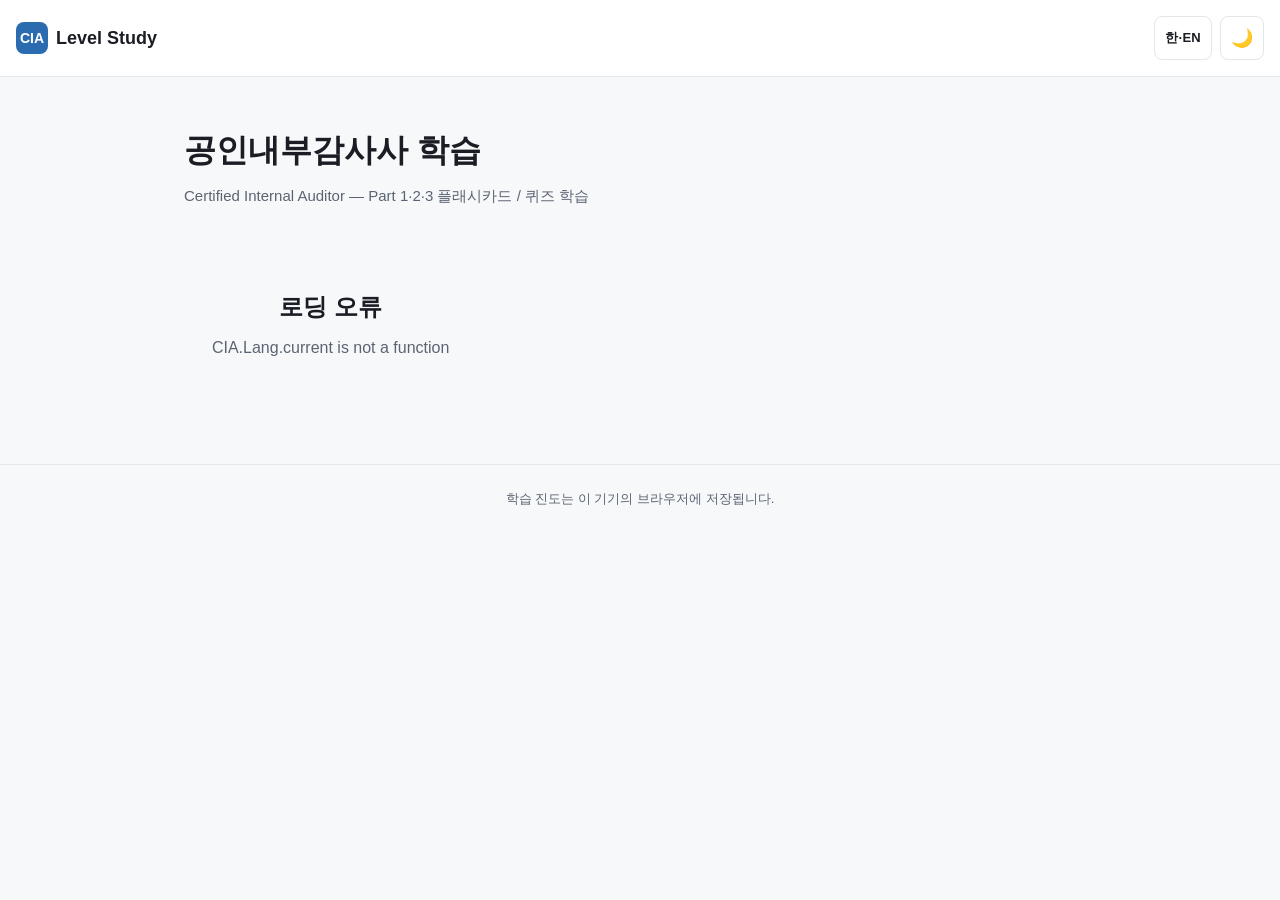
<file: index.html>
<!DOCTYPE html>
<html lang="ko">
<head>
  <meta charset="UTF-8">
  <meta name="viewport" content="width=device-width, initial-scale=1, viewport-fit=cover">
  <meta name="description" content="공인내부감사사(CIA) 학습 사이트 - 플래시카드와 퀴즈로 효과적 학습">
  <meta name="theme-color" content="#2b6cb0">
  <title>CIA Level Study - 공인내부감사사 학습</title>
  <link rel="stylesheet" href="css/style.css">
</head>
<body>
  <header>
    <div class="brand">
      <a href="index.html">
        <span class="brand-icon">CIA</span>
        <span>Level Study</span>
      </a>
    </div>
    <div class="header-actions">
      <button id="langToggle" class="icon-btn lang-toggle" aria-label="언어 선택" title="언어 선택 (한국어 / English / 中文 — 복수 선택 가능)">한+EN</button>
      <button id="themeToggle" class="icon-btn" aria-label="테마 변경">🌙</button>
    </div>
  </header>

  <main class="container">
    <section class="hero">
      <h1>공인내부감사사 학습</h1>
      <p>Certified Internal Auditor — Part 1·2·3 플래시카드 / 퀴즈 학습</p>
    </section>

    <section id="parts" class="parts-grid"></section>
  </main>

  <footer>
    <p>학습 진도는 이 기기의 브라우저에 저장됩니다.</p>
  </footer>

  <script src="js/app.js"></script>
  <script>
    CIA.setupHeader();

    async function renderParts() {
      const grid = document.getElementById("parts");
      try {
        const manifest = await CIA.loadManifest();
        grid.innerHTML = "";
        const lang = CIA.Lang.current();
        const showKo = lang !== "en";
        const showEn = lang !== "ko";
        for (const part of manifest.parts) {
          const cardCount = await getCount(part, "flashcards");
          const quizCount = await getCount(part, "quiz");
          const progress = CIA.Progress.loadFlashcards(part.id);
          const studiedCount = progress.studied.length;
          const pct = cardCount > 0 ? Math.round((studiedCount / cardCount) * 100) : 0;

          const hasContent = cardCount > 0 || quizCount > 0;

          const div = document.createElement("div");
          div.className = "part-card";
          div.innerHTML = `
            <div class="part-number">Part ${part.number}</div>
            ${showKo ? `<div class="part-title">${escapeHTML(part.titleKo)}</div>` : ""}
            ${showEn ? `<div class="${showKo ? "part-title-ko" : "part-title"}">${escapeHTML(part.title)}</div>` : ""}
            <div class="part-desc">${escapeHTML(part.description)}</div>
            ${hasContent ? `
              <div>
                <div class="progress-bar"><div class="progress-fill" style="width:${pct}%"></div></div>
                <div class="progress-text">학습 ${studiedCount} / ${cardCount} 장 · 퀴즈 ${quizCount}문</div>
              </div>
            ` : `<div class="progress-text">아직 콘텐츠가 없습니다 — data/${part.id}/ 폴더에 추가하세요</div>`}
            <div class="part-actions">
              <a class="btn btn-primary" href="flashcards.html?part=${part.id}" ${cardCount === 0 ? "aria-disabled='true' style='pointer-events:none;opacity:.5'" : ""}>📇 카드</a>
              <a class="btn" href="quiz.html?part=${part.id}" ${quizCount === 0 ? "aria-disabled='true' style='pointer-events:none;opacity:.5'" : ""}>📝 퀴즈</a>
            </div>
          `;
          grid.appendChild(div);
        }
      } catch (e) {
        grid.innerHTML = `<div class="empty-state"><h2>로딩 오류</h2><p>${escapeHTML(e.message)}</p></div>`;
      }
    }

    window.addEventListener("cia:lang-changed", renderParts);

    async function getCount(part, type) {
      const data = await CIA.loadPartData(part, type);
      if (!data) return 0;
      return type === "flashcards" ? (data.cards || []).length : (data.questions || []).length;
    }

    function escapeHTML(s) {
      return String(s).replace(/[&<>"']/g, (c) => ({
        "&": "&amp;", "<": "&lt;", ">": "&gt;", '"': "&quot;", "'": "&#39;"
      }[c]));
    }

    renderParts();
  </script>
</body>
</html>
</file>
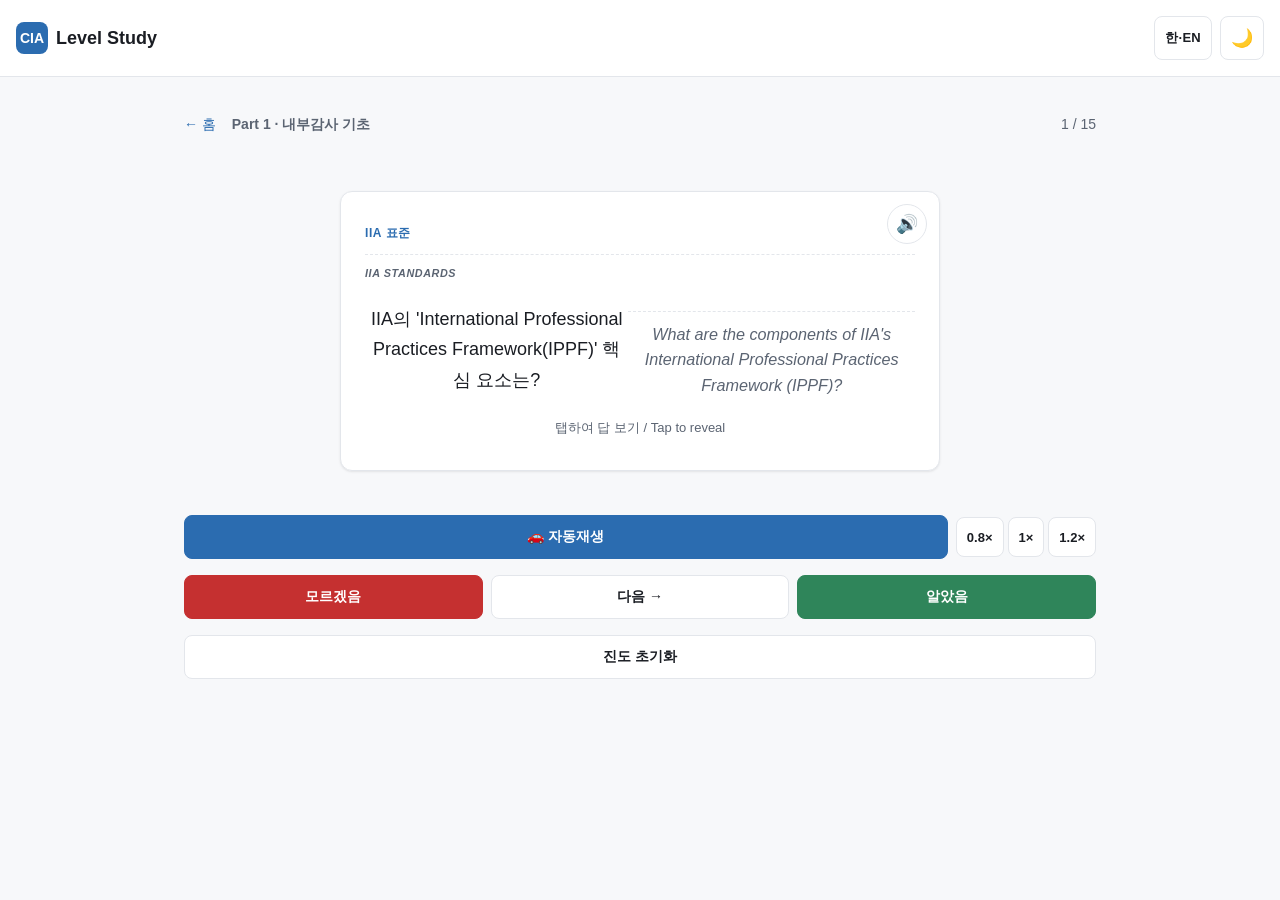
<file: flashcards.html>
<!DOCTYPE html>
<html lang="ko">
<head>
  <meta charset="UTF-8">
  <meta name="viewport" content="width=device-width, initial-scale=1, viewport-fit=cover">
  <meta name="theme-color" content="#2b6cb0">
  <title>플래시카드 - CIA Level Study</title>
  <link rel="stylesheet" href="css/style.css">
</head>
<body>
  <header>
    <div class="brand">
      <a href="index.html">
        <span class="brand-icon">CIA</span>
        <span>Level Study</span>
      </a>
    </div>
    <div class="header-actions">
      <button id="langToggle" class="icon-btn lang-toggle" aria-label="언어 선택" title="언어 선택 (한국어 / English / 中文 — 복수 선택 가능)">한+EN</button>
      <button id="themeToggle" class="icon-btn" aria-label="테마 변경">🌙</button>
    </div>
  </header>

  <main class="container">
    <div class="study-bar">
      <div>
        <a href="index.html">← 홈</a>
        <span id="partTitle" style="margin-left:12px;font-weight:600;"></span>
      </div>
      <div id="progressInfo"></div>
    </div>

    <div id="cardArea"></div>

    <div id="actionArea"></div>
  </main>

  <script src="js/app.js"></script>
  <script src="js/flashcards.js"></script>
</body>
</html>
</file>
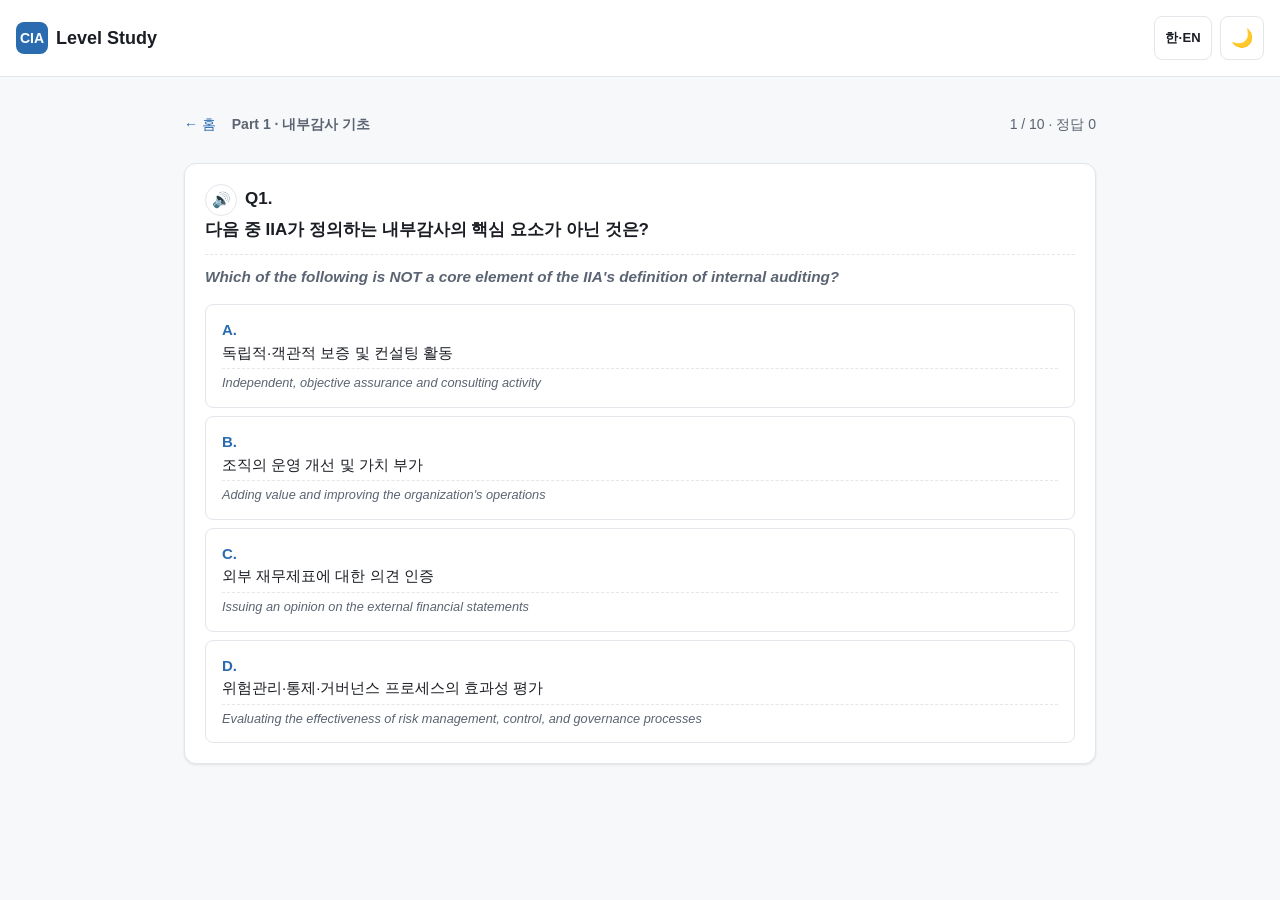
<file: quiz.html>
<!DOCTYPE html>
<html lang="ko">
<head>
  <meta charset="UTF-8">
  <meta name="viewport" content="width=device-width, initial-scale=1, viewport-fit=cover">
  <meta name="theme-color" content="#2b6cb0">
  <title>퀴즈 - CIA Level Study</title>
  <link rel="stylesheet" href="css/style.css">
</head>
<body>
  <header>
    <div class="brand">
      <a href="index.html">
        <span class="brand-icon">CIA</span>
        <span>Level Study</span>
      </a>
    </div>
    <div class="header-actions">
      <button id="langToggle" class="icon-btn lang-toggle" aria-label="언어 선택" title="언어 선택 (한국어 / English / 中文 — 복수 선택 가능)">한+EN</button>
      <button id="themeToggle" class="icon-btn" aria-label="테마 변경">🌙</button>
    </div>
  </header>

  <main class="container">
    <div class="study-bar">
      <div>
        <a href="index.html">← 홈</a>
        <span id="partTitle" style="margin-left:12px;font-weight:600;"></span>
      </div>
      <div id="progressInfo"></div>
    </div>

    <div id="quizArea"></div>
  </main>

  <script src="js/app.js"></script>
  <script src="js/quiz.js"></script>
</body>
</html>
</file>
<file: css/style.css>
:root {
  --bg: #f7f8fa;
  --surface: #ffffff;
  --surface-2: #f0f2f5;
  --text: #1a1d23;
  --text-muted: #5b6472;
  --border: #e3e6eb;
  --primary: #2b6cb0;
  --primary-hover: #2c5282;
  --success: #2f855a;
  --success-bg: #c6f6d5;
  --danger: #c53030;
  --danger-bg: #fed7d7;
  --warning: #b7791f;
  --shadow: 0 1px 3px rgba(0, 0, 0, 0.06), 0 1px 2px rgba(0, 0, 0, 0.04);
  --radius: 12px;
  --radius-sm: 8px;
}

[data-theme="dark"] {
  --bg: #0f1419;
  --surface: #1a1f29;
  --surface-2: #232936;
  --text: #e6e8eb;
  --text-muted: #9aa3b2;
  --border: #2d3441;
  --primary: #63b3ed;
  --primary-hover: #90cdf4;
  --success: #68d391;
  --success-bg: #1c4532;
  --danger: #fc8181;
  --danger-bg: #4a1d1d;
  --warning: #f6ad55;
  --shadow: 0 2px 6px rgba(0, 0, 0, 0.3);
}

@media (prefers-color-scheme: dark) {
  :root:not([data-theme="light"]) {
    --bg: #0f1419;
    --surface: #1a1f29;
    --surface-2: #232936;
    --text: #e6e8eb;
    --text-muted: #9aa3b2;
    --border: #2d3441;
    --primary: #63b3ed;
    --primary-hover: #90cdf4;
    --success: #68d391;
    --success-bg: #1c4532;
    --danger: #fc8181;
    --danger-bg: #4a1d1d;
    --warning: #f6ad55;
    --shadow: 0 2px 6px rgba(0, 0, 0, 0.3);
  }
}

* {
  box-sizing: border-box;
  margin: 0;
  padding: 0;
}

html {
  -webkit-text-size-adjust: 100%;
  -webkit-tap-highlight-color: transparent;
}

body {
  font-family: -apple-system, BlinkMacSystemFont, "Segoe UI", "Apple SD Gothic Neo",
    "Malgun Gothic", "맑은 고딕", Roboto, sans-serif;
  background: var(--bg);
  color: var(--text);
  line-height: 1.6;
  font-size: 16px;
  min-height: 100vh;
  min-height: 100dvh;
  padding-bottom: env(safe-area-inset-bottom);
  transition: background 0.2s, color 0.2s;
}

button {
  font-family: inherit;
  cursor: pointer;
  -webkit-tap-highlight-color: transparent;
  touch-action: manipulation;
}

a {
  color: var(--primary);
  text-decoration: none;
}

a:hover {
  text-decoration: underline;
}

.container {
  max-width: 960px;
  margin: 0 auto;
  padding: 16px;
}

@media (min-width: 768px) {
  .container {
    padding: 24px;
  }
}

/* Header */
header {
  display: flex;
  justify-content: space-between;
  align-items: center;
  padding: 16px;
  border-bottom: 1px solid var(--border);
  background: var(--surface);
  position: sticky;
  top: 0;
  z-index: 10;
  padding-top: max(16px, env(safe-area-inset-top));
}

.brand {
  display: flex;
  align-items: center;
  gap: 8px;
  font-weight: 700;
  font-size: 18px;
  color: var(--text);
}

.brand a {
  color: inherit;
  display: flex;
  align-items: center;
  gap: 8px;
}

.brand-icon {
  width: 32px;
  height: 32px;
  background: var(--primary);
  color: white;
  display: flex;
  align-items: center;
  justify-content: center;
  border-radius: 8px;
  font-weight: 700;
  font-size: 14px;
}

.header-actions {
  display: flex;
  gap: 8px;
  align-items: center;
}

.icon-btn {
  width: 44px;
  height: 44px;
  border: 1px solid var(--border);
  background: var(--surface);
  color: var(--text);
  border-radius: var(--radius-sm);
  display: flex;
  align-items: center;
  justify-content: center;
  font-size: 18px;
}

.icon-btn:hover {
  background: var(--surface-2);
}

/* Hero */
.hero {
  padding: 24px 0 16px;
}

.hero h1 {
  font-size: 24px;
  margin-bottom: 8px;
}

.hero p {
  color: var(--text-muted);
  font-size: 15px;
}

@media (min-width: 768px) {
  .hero h1 {
    font-size: 32px;
  }
}

/* Part cards grid */
.parts-grid {
  display: grid;
  grid-template-columns: 1fr;
  gap: 16px;
  margin-top: 16px;
}

@media (min-width: 768px) {
  .parts-grid {
    grid-template-columns: repeat(3, 1fr);
  }
}

.part-card {
  background: var(--surface);
  border: 1px solid var(--border);
  border-radius: var(--radius);
  padding: 20px;
  box-shadow: var(--shadow);
  display: flex;
  flex-direction: column;
  gap: 12px;
}

.part-number {
  font-size: 12px;
  font-weight: 700;
  color: var(--primary);
  letter-spacing: 0.05em;
  text-transform: uppercase;
}

.part-title {
  font-size: 18px;
  font-weight: 700;
}

.part-title-ko {
  font-size: 14px;
  color: var(--text-muted);
}

.part-desc {
  font-size: 14px;
  color: var(--text-muted);
  flex-grow: 1;
}

.progress-bar {
  height: 6px;
  background: var(--surface-2);
  border-radius: 3px;
  overflow: hidden;
}

.progress-fill {
  height: 100%;
  background: var(--primary);
  transition: width 0.3s;
}

.progress-text {
  font-size: 12px;
  color: var(--text-muted);
}

.part-actions {
  display: flex;
  gap: 8px;
  margin-top: 8px;
}

.btn {
  flex: 1;
  min-height: 44px;
  padding: 10px 16px;
  border-radius: var(--radius-sm);
  border: 1px solid var(--border);
  background: var(--surface);
  color: var(--text);
  font-size: 14px;
  font-weight: 600;
  display: flex;
  align-items: center;
  justify-content: center;
  gap: 6px;
  text-decoration: none;
  transition: background 0.15s, border-color 0.15s;
}

.btn:hover {
  background: var(--surface-2);
  text-decoration: none;
}

.btn-primary {
  background: var(--primary);
  border-color: var(--primary);
  color: white;
}

.btn-primary:hover {
  background: var(--primary-hover);
  border-color: var(--primary-hover);
}

.btn-success {
  background: var(--success);
  border-color: var(--success);
  color: white;
}

.btn-danger {
  background: var(--danger);
  border-color: var(--danger);
  color: white;
}

.btn-block {
  width: 100%;
}

.btn:disabled {
  opacity: 0.5;
  cursor: not-allowed;
}

/* Flashcard */
.study-bar {
  display: flex;
  justify-content: space-between;
  align-items: center;
  padding: 12px 0;
  font-size: 14px;
  color: var(--text-muted);
  flex-wrap: wrap;
  gap: 8px;
}

.flashcard-container {
  perspective: 1500px;
  margin: 24px 0;
  min-height: 320px;
  display: flex;
  align-items: center;
  justify-content: center;
}

.flashcard {
  width: 100%;
  max-width: 600px;
  min-height: 280px;
  position: relative;
  transform-style: preserve-3d;
  transition: transform 0.5s;
  cursor: pointer;
  user-select: none;
}

.flashcard.flipped {
  transform: rotateY(180deg);
}

.card-face {
  position: absolute;
  inset: 0;
  backface-visibility: hidden;
  -webkit-backface-visibility: hidden;
  background: var(--surface);
  border: 1px solid var(--border);
  border-radius: var(--radius);
  padding: 32px 24px;
  display: flex;
  flex-direction: column;
  justify-content: center;
  box-shadow: var(--shadow);
}

.card-back {
  transform: rotateY(180deg);
}

.card-category {
  font-size: 12px;
  text-transform: uppercase;
  letter-spacing: 0.05em;
  color: var(--primary);
  font-weight: 700;
  margin-bottom: 12px;
}

.card-content {
  font-size: 18px;
  line-height: 1.7;
  text-align: center;
  flex-grow: 1;
  display: flex;
  align-items: center;
  justify-content: center;
  white-space: pre-line; /* preserve newlines in question/option text */
}

.card-back .card-content {
  font-size: 16px;
  text-align: left;
  display: block;
}

.card-tags {
  margin-top: 16px;
  display: flex;
  gap: 6px;
  flex-wrap: wrap;
  justify-content: center;
}

.tag {
  font-size: 11px;
  padding: 3px 8px;
  background: var(--surface-2);
  color: var(--text-muted);
  border-radius: 12px;
}

/* Bilingual rendering */
.lang-ko {
  /* primary language - inherits font-size */
}
.lang-en {
  color: var(--text-muted);
  font-size: 0.9em;
  margin-top: 10px;
  padding-top: 10px;
  border-top: 1px dashed var(--border);
  font-style: italic;
  line-height: 1.55;
}
.card-back .lang-en {
  font-style: normal;
}
.lang-zh {
  color: var(--text-muted);
  font-size: 0.88em;
  margin-top: 10px;
  padding-top: 10px;
  border-top: 1px dotted var(--border);
  line-height: 1.6;
  opacity: 0.85;
}
.option .lang-en {
  display: block;
  font-size: 0.85em;
  margin-top: 4px;
  padding-top: 4px;
  border-top: 1px dashed var(--border);
}
.lang-toggle {
  min-width: 56px;
  width: auto;
  padding: 0 10px;
  font-size: 13px;
  font-weight: 600;
  letter-spacing: 0.02em;
}

.flip-hint {
  text-align: center;
  font-size: 13px;
  color: var(--text-muted);
  margin-top: 12px;
}

.flashcard-actions {
  display: grid;
  grid-template-columns: repeat(3, 1fr);
  gap: 8px;
  margin-top: 16px;
}

@media (max-width: 480px) {
  .card-content {
    font-size: 16px;
  }
  .card-back .card-content {
    font-size: 15px;
  }
  .card-face {
    padding: 24px 16px;
  }
}

/* Quiz */
.quiz-question {
  background: var(--surface);
  border: 1px solid var(--border);
  border-radius: var(--radius);
  padding: 20px;
  margin: 16px 0;
  box-shadow: var(--shadow);
}

.question-text {
  font-size: 17px;
  line-height: 1.6;
  margin-bottom: 16px;
  font-weight: 600;
}

.options {
  display: flex;
  flex-direction: column;
  gap: 8px;
}

.option {
  width: 100%;
  text-align: left;
  padding: 14px 16px;
  border: 1px solid var(--border);
  background: var(--surface);
  color: var(--text);
  border-radius: var(--radius-sm);
  font-size: 15px;
  line-height: 1.5;
  min-height: 48px;
  transition: all 0.15s;
}

.option:hover:not(:disabled) {
  border-color: var(--primary);
  background: var(--surface-2);
}

.option.correct {
  background: var(--success-bg);
  border-color: var(--success);
  color: var(--text);
}

.option.wrong {
  background: var(--danger-bg);
  border-color: var(--danger);
  color: var(--text);
}

.option:disabled {
  cursor: not-allowed;
}

.option-letter {
  display: inline-block;
  font-weight: 700;
  margin-right: 8px;
  color: var(--primary);
}

.feedback {
  margin-top: 16px;
  padding: 14px;
  border-radius: var(--radius-sm);
  background: var(--surface-2);
  font-size: 14px;
  line-height: 1.6;
}

.feedback-title {
  font-weight: 700;
  margin-bottom: 6px;
}

.feedback.correct .feedback-title {
  color: var(--success);
}

.feedback.wrong .feedback-title {
  color: var(--danger);
}

.quiz-result {
  background: var(--surface);
  border: 1px solid var(--border);
  border-radius: var(--radius);
  padding: 24px;
  text-align: center;
  margin: 24px 0;
  box-shadow: var(--shadow);
}

.score-big {
  font-size: 48px;
  font-weight: 700;
  color: var(--primary);
  margin: 16px 0;
}

.empty-state {
  text-align: center;
  padding: 48px 16px;
  color: var(--text-muted);
}

.empty-state h2 {
  margin-bottom: 8px;
  color: var(--text);
}

footer {
  text-align: center;
  padding: 24px 16px;
  color: var(--text-muted);
  font-size: 13px;
  border-top: 1px solid var(--border);
  margin-top: 32px;
}

.footer-actions {
  margin-top: 16px;
  display: grid;
  grid-template-columns: 1fr 1fr;
  gap: 8px;
  max-width: 600px;
  margin-left: auto;
  margin-right: auto;
}

.action-bar-bottom {
  display: flex;
  gap: 8px;
  margin-top: 16px;
}

/* Language multi-select dropdown */
.lang-menu {
  position: absolute;
  top: calc(100% + 6px);
  right: 0;
  min-width: 160px;
  background: var(--surface);
  border: 1px solid var(--border);
  border-radius: var(--radius-sm);
  box-shadow: var(--shadow);
  padding: 6px;
  z-index: 50;
  display: none;
}
.lang-menu.open {
  display: block;
}
.lang-menu label {
  display: flex;
  align-items: center;
  gap: 10px;
  min-height: 44px;
  padding: 0 10px;
  border-radius: var(--radius-sm);
  cursor: pointer;
  font-size: 15px;
  color: var(--text);
}
.lang-menu label:hover {
  background: var(--surface-2);
}
.lang-menu input[type="checkbox"] {
  width: 18px;
  height: 18px;
  accent-color: var(--primary);
}

/* Text-to-speech speaker buttons */
.speak-btn {
  border: 1px solid var(--border);
  background: var(--surface);
  color: var(--text);
  border-radius: 50%;
  width: 40px;
  height: 40px;
  font-size: 18px;
  display: inline-flex;
  align-items: center;
  justify-content: center;
  cursor: pointer;
  flex-shrink: 0;
}
.speak-btn:hover {
  background: var(--surface-2);
}
.speak-btn:active {
  transform: scale(0.94);
}
.card-face .speak-btn {
  position: absolute;
  top: 12px;
  right: 12px;
}
.speak-inline {
  width: 32px;
  height: 32px;
  font-size: 15px;
  vertical-align: middle;
  margin-right: 8px;
}

/* Hands-free auto-play (driving mode) controls */
.autoplay-bar {
  display: flex;
  align-items: center;
  gap: 8px;
  margin-top: 16px;
}
.autoplay-bar #autoBtn {
  flex: 1;
}
.speed-group {
  display: flex;
  gap: 4px;
}
.btn-sm {
  min-height: 40px;
  padding: 0 10px;
  font-size: 13px;
  flex: 0 0 auto;
}
.speed-btn.active {
  background: var(--primary);
  border-color: var(--primary);
  color: #fff;
}
</file>
